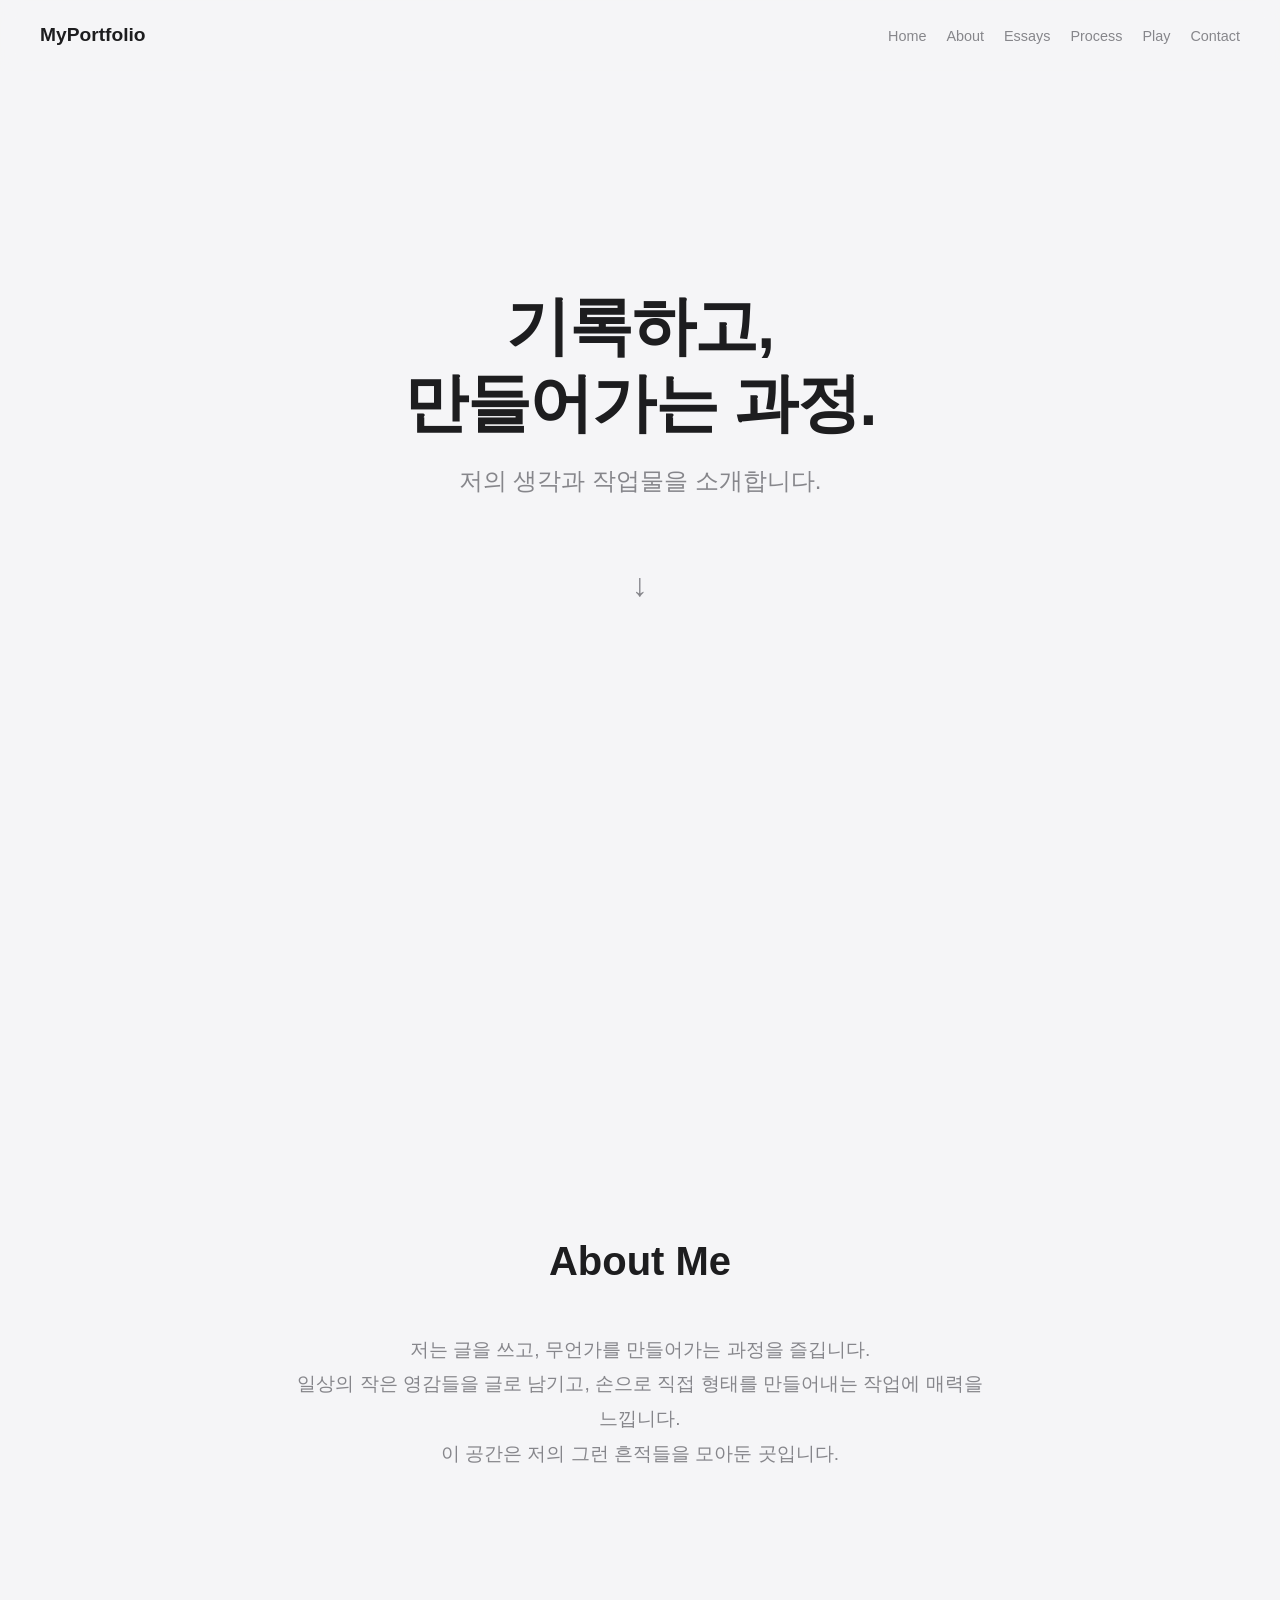
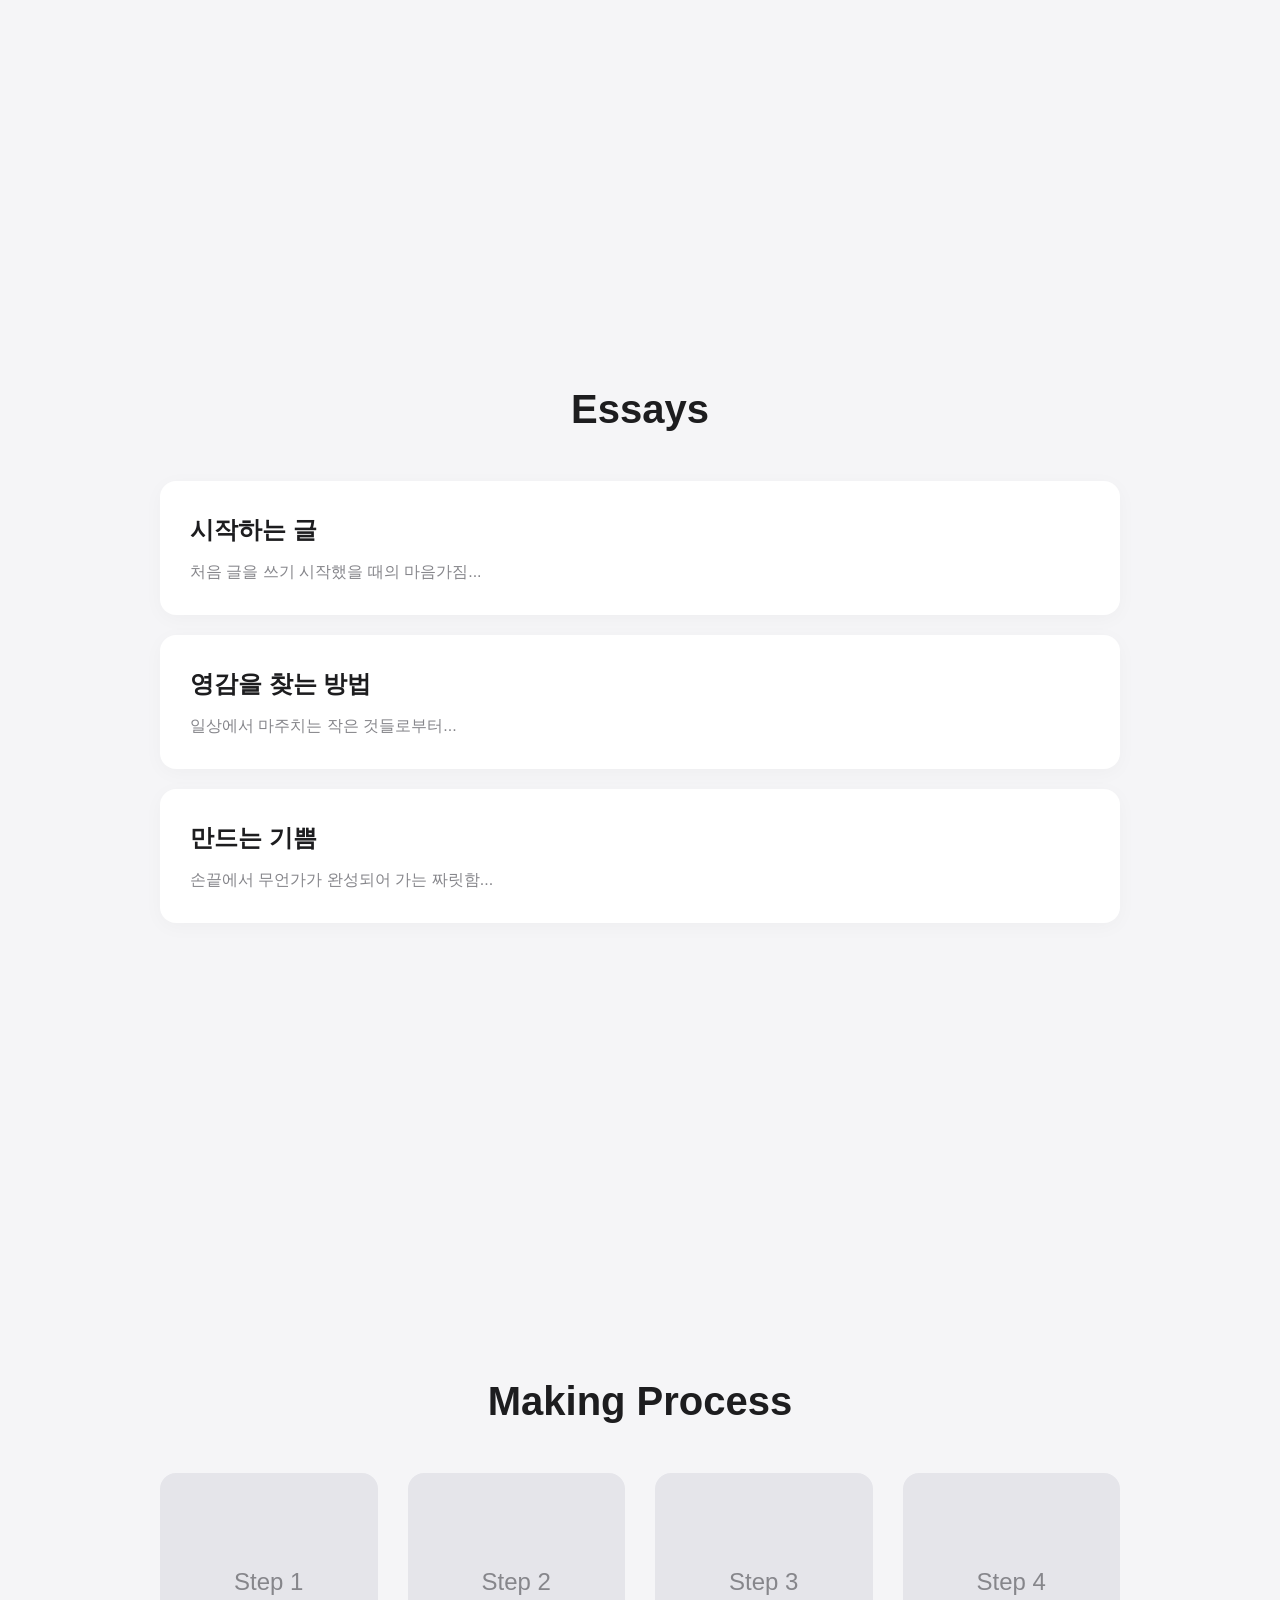
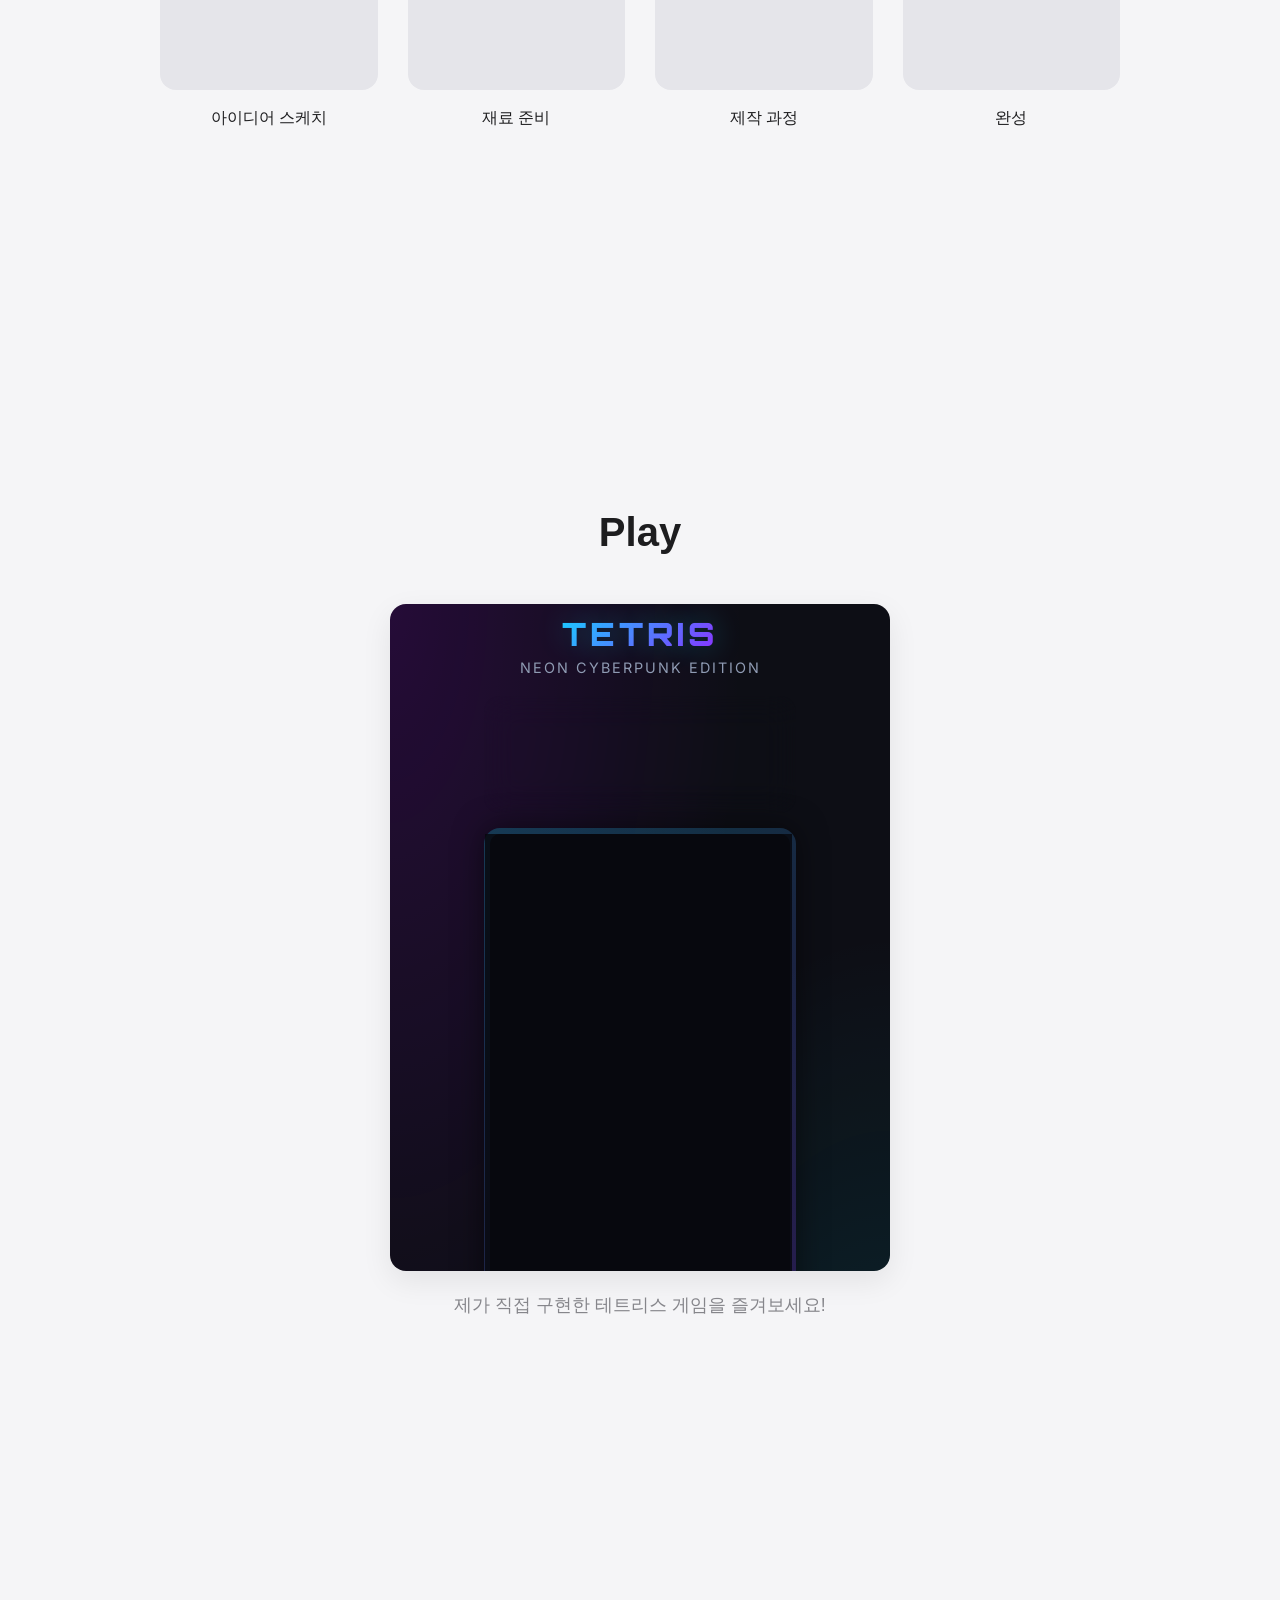
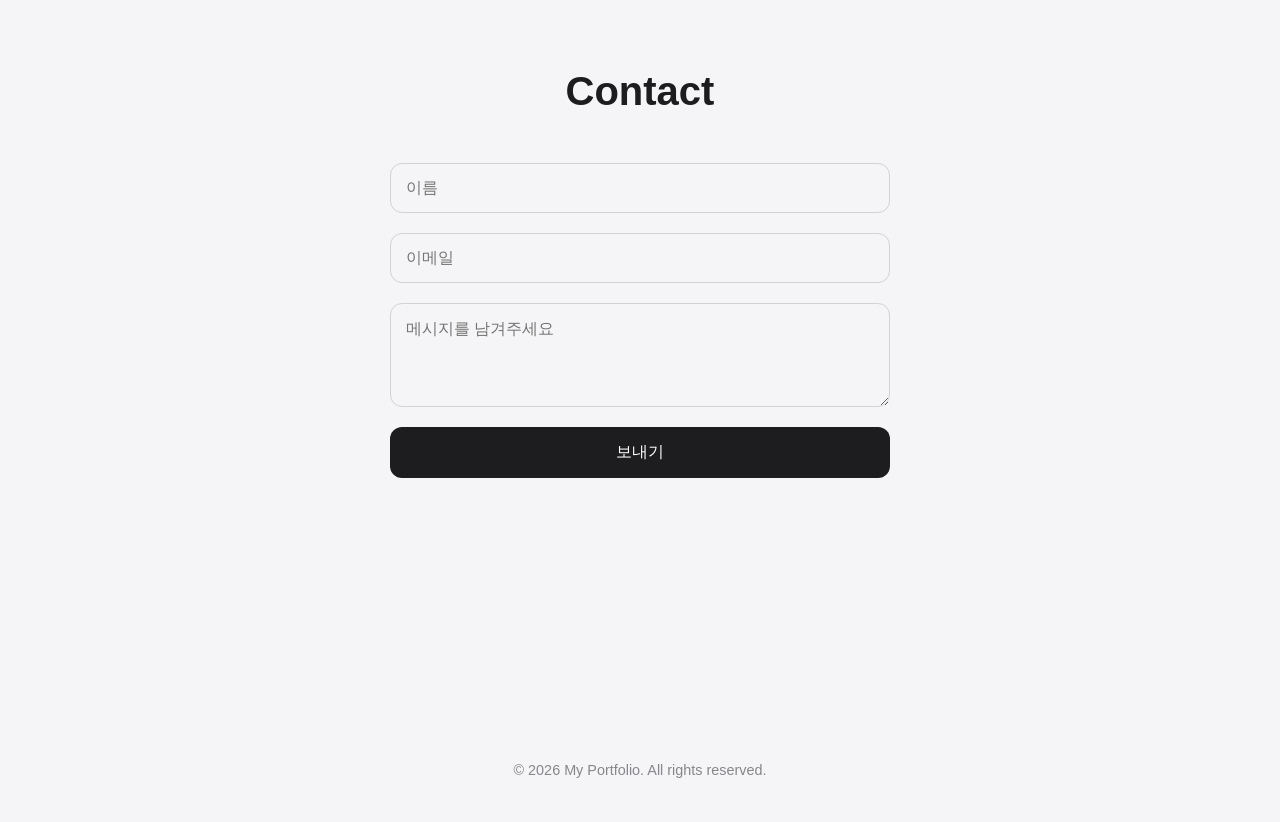
<file: index.html>
<!DOCTYPE html>
<html lang="ko">
<head>
    <meta charset="UTF-8">
    <meta name="viewport" content="width=device-width, initial-scale=1.0">
    <title>My Portfolio</title>
    <link rel="stylesheet" href="styles.css">
</head>
<body>
    <nav class="navbar">
        <div class="logo">MyPortfolio</div>
        <ul class="nav-links">
            <li><a href="#home">Home</a></li>
            <li><a href="#about">About</a></li>
            <li><a href="#essays">Essays</a></li>
            <li><a href="#process">Process</a></li>
            <li><a href="#play">Play</a></li>
            <li><a href="#contact">Contact</a></li>
        </ul>
    </nav>

    <main>
        <section id="home" class="hero fade-in">
            <h1>기록하고,<br>만들어가는 과정.</h1>
            <p>저의 생각과 작업물을 소개합니다.</p>
            <div class="scroll-down">↓</div>
        </section>

        <section id="about" class="fade-in">
            <h2>About Me</h2>
            <div class="about-content">
                <p>저는 글을 쓰고, 무언가를 만들어가는 과정을 즐깁니다.<br>
                일상의 작은 영감들을 글로 남기고, 손으로 직접 형태를 만들어내는 작업에 매력을 느낍니다.<br>
                이 공간은 저의 그런 흔적들을 모아둔 곳입니다.</p>
            </div>
        </section>

        <section id="essays" class="fade-in">
            <h2>Essays</h2>
            <div class="essay-list">
                <article class="essay-card">
                    <h3>시작하는 글</h3>
                    <p>처음 글을 쓰기 시작했을 때의 마음가짐...</p>
                </article>
                <article class="essay-card">
                    <h3>영감을 찾는 방법</h3>
                    <p>일상에서 마주치는 작은 것들로부터...</p>
                </article>
                <article class="essay-card">
                    <h3>만드는 기쁨</h3>
                    <p>손끝에서 무언가가 완성되어 가는 짜릿함...</p>
                </article>
            </div>
        </section>

        <section id="process" class="fade-in">
            <h2>Making Process</h2>
            <div class="process-grid">
                <div class="process-item">
                    <div class="image-placeholder">Step 1</div>
                    <p>아이디어 스케치</p>
                </div>
                <div class="process-item">
                    <div class="image-placeholder">Step 2</div>
                    <p>재료 준비</p>
                </div>
                <div class="process-item">
                    <div class="image-placeholder">Step 3</div>
                    <p>제작 과정</p>
                </div>
                <div class="process-item">
                    <div class="image-placeholder">Step 4</div>
                    <p>완성</p>
                </div>
            </div>
        </section>

        <section id="play" class="fade-in">
            <h2>Play</h2>
            <div class="game-container">
                <iframe src="tetris/index.html" title="Tetris Game"></iframe>
            </div>
            <p class="game-desc">제가 직접 구현한 테트리스 게임을 즐겨보세요!</p>
        </section>

        <section id="contact" class="fade-in">
            <h2>Contact</h2>
            <form class="contact-form">
                <input type="text" placeholder="이름" required>
                <input type="email" placeholder="이메일" required>
                <textarea placeholder="메시지를 남겨주세요" rows="4" required></textarea>
                <button type="submit">보내기</button>
            </form>
        </section>
    </main>

    <footer>
        <p>&copy; 2026 My Portfolio. All rights reserved.</p>
    </footer>

    <script src="script.js"></script>
</body>
</html>
</file>
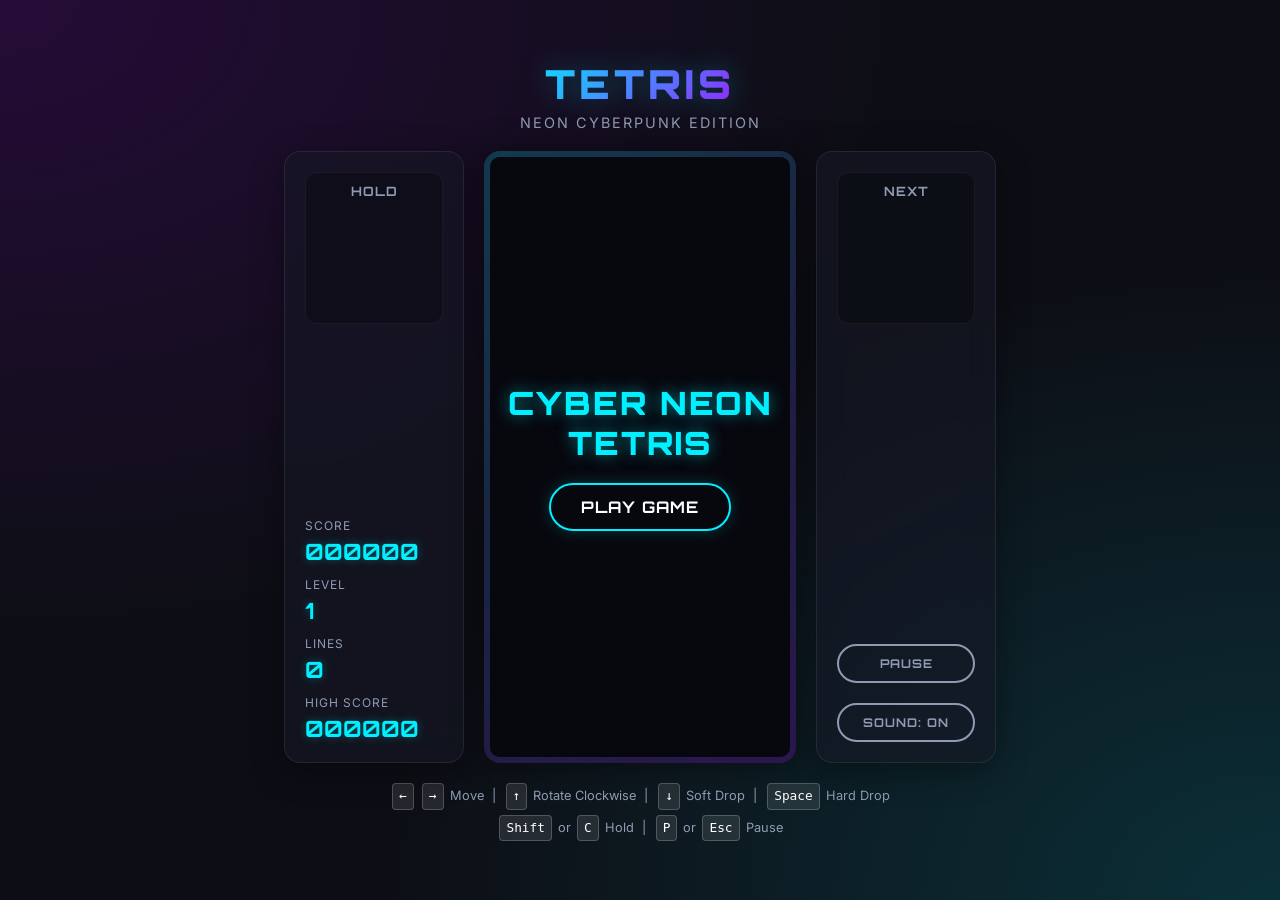
<file: tetris/index.html>
<!DOCTYPE html>
<html lang="ko">
<head>
  <meta charset="UTF-8">
  <meta name="viewport" content="width=device-width, initial-scale=1.0">
  <title>Cyber Neon Tetris</title>
  <link rel="stylesheet" href="style.css">
</head>
<body>

  <header>
    <h1>TETRIS</h1>
    <div class="subtitle">Neon Cyberpunk Edition</div>
  </header>

  <div class="game-container">
    
    <!-- LEFT PANEL: HOLD & STATS -->
    <div class="panel side-panel">
      <div class="preview-box">
        <h3>HOLD</h3>
        <canvas id="hold-canvas" class="preview-canvas" width="100" height="100"></canvas>
      </div>
      
      <div class="stats-box">
        <div class="stat-item">
          <span class="stat-label">Score</span>
          <span id="score-val" class="stat-value">000000</span>
        </div>
        <div class="stat-item">
          <span class="stat-label">Level</span>
          <span id="level-val" class="stat-value">1</span>
        </div>
        <div class="stat-item">
          <span class="stat-label">Lines</span>
          <span id="lines-val" class="stat-value">0</span>
        </div>
        <div class="stat-item">
          <span class="stat-label">High Score</span>
          <span id="highscore-val" class="stat-value">000000</span>
        </div>
      </div>
    </div>

    <!-- MAIN BOARD PANEL -->
    <div class="main-board-wrapper">
      <canvas id="game-board" width="300" height="600"></canvas>
      
      <!-- START OVERLAY -->
      <div id="start-overlay" class="overlay">
        <h2>CYBER NEON<br>TETRIS</h2>
        <button id="start-btn" class="btn btn-cyan">PLAY GAME</button>
      </div>

      <!-- GAME OVER OVERLAY -->
      <div id="gameover-overlay" class="overlay hidden">
        <h2>GAME OVER</h2>
        <div class="stat-item" style="text-align: center;">
          <span class="stat-label">Final Score</span>
          <span id="final-score" class="stat-value" style="color: var(--neon-red); text-shadow: 0 0 10px rgba(255,0,85,0.4)">0</span>
        </div>
        <button id="restart-btn" class="btn btn-red">PLAY AGAIN</button>
      </div>
    </div>

    <!-- RIGHT PANEL: NEXT & CONTROLS -->
    <div class="panel side-panel">
      <div class="preview-box">
        <h3>NEXT</h3>
        <canvas id="next-canvas" class="preview-canvas" width="100" height="100"></canvas>
      </div>
      
      <div style="display: flex; flex-direction: column; gap: 10px; width: 100%;">
        <button id="pause-btn" class="btn btn-secondary" style="width: 100%; font-family: 'Orbitron'; font-size: 0.75rem; padding: 10px 0;">PAUSE</button>
        <button id="sound-btn" class="btn btn-secondary" style="width: 100%; font-family: 'Orbitron'; font-size: 0.75rem; padding: 10px 0;">SOUND: ON</button>
      </div>
    </div>

  </div>

  <!-- KEYBOARD CONTROLS INFO (DESKTOP) -->
  <div class="controls-info">
    <p>
      <span class="key">←</span> <span class="key">→</span> Move &nbsp;|&nbsp; 
      <span class="key">↑</span> Rotate Clockwise &nbsp;|&nbsp; 
      <span class="key">↓</span> Soft Drop &nbsp;|&nbsp; 
      <span class="key">Space</span> Hard Drop
    </p>
    <p style="margin-top: 5px;">
      <span class="key">Shift</span> or <span class="key">C</span> Hold &nbsp;|&nbsp; 
      <span class="key">P</span> or <span class="key">Esc</span> Pause
    </p>
  </div>

  <!-- MOBILE TOUCH CONTROLS -->
  <div class="mobile-controls">
    <button id="touch-left" class="touch-btn">◀</button>
    <button id="touch-rotate" class="touch-btn">▲</button>
    <button id="touch-right" class="touch-btn">▶</button>
    <button id="touch-soft" class="touch-btn">▼</button>
    <button id="touch-hard" class="touch-btn">⚡</button>
    <button id="touch-hold" class="touch-btn touch-btn-wide" style="grid-column: span 5;">HOLD</button>
  </div>

  <script src="game.js"></script>
</body>
</html>
</file>
<file: styles.css>
/* 기본 설정 */
:root {
    --bg-color: #F5F5F7;
    --text-color: #1D1D1F;
    --sub-text-color: #86868B;
    --white: #FFFFFF;
}

* {
    margin: 0;
    padding: 0;
    box-sizing: border-box;
}

body {
    font-family: 'Pretendard', -apple-system, BlinkMacSystemFont, "Segoe UI", Roboto, Helvetica, Arial, sans-serif;
    background-color: var(--bg-color);
    color: var(--text-color);
    line-height: 1.6;
    overflow-x: hidden;
}

a {
    text-decoration: none;
    color: inherit;
}

/* 내비게이션 바 */
.navbar {
    position: fixed;
    top: 0;
    width: 100%;
    display: flex;
    justify-content: space-between;
    align-items: center;
    padding: 20px 40px;
    background: rgba(245, 245, 247, 0.8);
    backdrop-filter: blur(10px);
    z-index: 1000;
}

.logo {
    font-weight: 700;
    font-size: 1.2rem;
}

.nav-links {
    list-style: none;
    display: flex;
    gap: 20px;
}

.nav-links li a {
    font-size: 0.9rem;
    color: var(--sub-text-color);
    transition: color 0.3s ease;
}

.nav-links li a:hover {
    color: var(--text-color);
}

/* 섹션 공통 */
section {
    padding: 100px 20px;
    max-width: 1000px;
    margin: 0 auto;
    min-height: 100vh;
    display: flex;
    flex-direction: column;
    justify-content: center;
}

h2 {
    font-size: 2.5rem;
    margin-bottom: 40px;
    font-weight: 600;
    text-align: center;
}

/* Hero Section */
.hero {
    text-align: center;
    align-items: center;
}

.hero h1 {
    font-size: 4rem;
    font-weight: 700;
    margin-bottom: 20px;
    letter-spacing: -0.02em;
    line-height: 1.2;
}

.hero p {
    font-size: 1.5rem;
    color: var(--sub-text-color);
    margin-bottom: 60px;
}

.scroll-down {
    font-size: 2rem;
    color: var(--sub-text-color);
    animation: bounce 2s infinite;
}

@keyframes bounce {
    0%, 20%, 50%, 80%, 100% { transform: translateY(0); }
    40% { transform: translateY(-15px); }
    60% { transform: translateY(-7px); }
}

/* About Section */
.about-content {
    text-align: center;
    font-size: 1.2rem;
    color: var(--sub-text-color);
    max-width: 700px;
    margin: 0 auto;
    line-height: 1.8;
}

/* Essays Section */
.essay-list {
    display: flex;
    flex-direction: column;
    gap: 20px;
}

.essay-card {
    background: var(--white);
    padding: 30px;
    border-radius: 16px;
    box-shadow: 0 4px 20px rgba(0,0,0,0.03);
    transition: transform 0.3s ease, box-shadow 0.3s ease;
    cursor: pointer;
}

.essay-card:hover {
    transform: translateY(-5px);
    box-shadow: 0 10px 30px rgba(0,0,0,0.08);
}

.essay-card h3 {
    font-size: 1.5rem;
    margin-bottom: 10px;
}

.essay-card p {
    color: var(--sub-text-color);
}

/* Making Process Section */
.process-grid {
    display: grid;
    grid-template-columns: repeat(auto-fit, minmax(200px, 1fr));
    gap: 30px;
}

.process-item {
    text-align: center;
}

.image-placeholder {
    width: 100%;
    aspect-ratio: 1;
    background: #E5E5EA;
    border-radius: 16px;
    display: flex;
    align-items: center;
    justify-content: center;
    font-size: 1.5rem;
    color: var(--sub-text-color);
    margin-bottom: 15px;
    transition: transform 0.3s ease;
}

.process-item:hover .image-placeholder {
    transform: scale(1.05);
}

/* Game Section */
.game-container {
    width: 100%;
    max-width: 500px;
    margin: 0 auto;
    border-radius: 16px;
    overflow: hidden;
    box-shadow: 0 10px 30px rgba(0,0,0,0.08);
    background: var(--white);
    aspect-ratio: 3 / 4;
    min-height: 600px;
}

.game-container iframe {
    width: 100%;
    height: 100%;
    border: none;
    display: block;
}

.game-desc {
    text-align: center;
    margin-top: 20px;
    color: var(--sub-text-color);
    font-size: 1.1rem;
}

/* Contact Section */
.contact-form {
    display: flex;
    flex-direction: column;
    gap: 20px;
    max-width: 500px;
    margin: 0 auto;
    width: 100%;
}

.contact-form input,
.contact-form textarea {
    width: 100%;
    padding: 15px;
    border: 1px solid #D1D1D6;
    border-radius: 12px;
    background: transparent;
    font-size: 1rem;
    font-family: inherit;
    transition: border-color 0.3s ease;
}

.contact-form input:focus,
.contact-form textarea:focus {
    outline: none;
    border-color: var(--text-color);
}

.contact-form button {
    padding: 15px;
    background: var(--text-color);
    color: var(--white);
    border: none;
    border-radius: 12px;
    font-size: 1rem;
    cursor: pointer;
    transition: background 0.3s ease;
}

.contact-form button:hover {
    background: #000000;
}

/* Footer */
footer {
    text-align: center;
    padding: 40px 20px;
    color: var(--sub-text-color);
    font-size: 0.9rem;
}

/* Scroll Animation Classes */
.fade-in {
    opacity: 0;
    transform: translateY(30px);
    transition: opacity 1s ease-out, transform 1s ease-out;
}

.fade-in.visible {
    opacity: 1;
    transform: translateY(0);
}

/* 미디어 쿼리 */
@media (max-width: 768px) {
    .hero h1 { font-size: 2.5rem; }
    .hero p { font-size: 1.2rem; }
    h2 { font-size: 2rem; }
}
</file>
<file: tetris/style.css>
@import url('https://fonts.googleapis.com/css2?family=Inter:wght@300;400;600;800&family=Orbitron:wght@400;700;900&display=swap');

:root {
  --bg-color: #0d0e15;
  --panel-bg: rgba(22, 24, 37, 0.6);
  --panel-border: rgba(255, 255, 255, 0.08);
  --text-primary: #ffffff;
  --text-secondary: #8f9bb3;
  
  /* Neon Colors */
  --neon-cyan: #00f0ff;
  --neon-blue: #0047ff;
  --neon-orange: #ff7a00;
  --neon-yellow: #ffdd00;
  --neon-green: #00ff66;
  --neon-purple: #b000ff;
  --neon-red: #ff0055;
}

* {
  box-sizing: border-box;
  margin: 0;
  padding: 0;
  user-select: none;
}

body {
  background-color: var(--bg-color);
  background-image: 
    radial-gradient(at 0% 0%, rgba(176, 0, 255, 0.15) 0px, transparent 50%),
    radial-gradient(at 100% 100%, rgba(0, 240, 255, 0.15) 0px, transparent 50%);
  color: var(--text-primary);
  font-family: 'Inter', sans-serif;
  min-height: 100vh;
  display: flex;
  flex-direction: column;
  align-items: center;
  justify-content: center;
  overflow-x: hidden;
  padding: 20px;
}

header {
  margin-bottom: 20px;
  text-align: center;
}

h1 {
  font-family: 'Orbitron', sans-serif;
  font-size: 2.5rem;
  font-weight: 900;
  letter-spacing: 4px;
  background: linear-gradient(135deg, var(--neon-cyan), var(--neon-purple));
  -webkit-background-clip: text;
  -webkit-text-fill-color: transparent;
  text-shadow: 0 0 30px rgba(0, 240, 255, 0.3);
  margin-bottom: 5px;
}

.subtitle {
  font-size: 0.9rem;
  color: var(--text-secondary);
  letter-spacing: 2px;
  text-transform: uppercase;
}

.game-container {
  display: flex;
  flex-direction: row;
  gap: 20px;
  align-items: stretch;
  max-width: 100%;
}

.panel {
  background: var(--panel-bg);
  backdrop-filter: blur(16px);
  -webkit-backdrop-filter: blur(16px);
  border: 1px solid var(--panel-border);
  border-radius: 16px;
  padding: 20px;
  box-shadow: 0 8px 32px 0 rgba(0, 0, 0, 0.37);
  display: flex;
  flex-direction: column;
  justify-content: space-between;
}

.side-panel {
  width: 180px;
  gap: 15px;
}

.preview-box {
  background: rgba(0, 0, 0, 0.25);
  border: 1px solid rgba(255, 255, 255, 0.05);
  border-radius: 12px;
  padding: 10px;
  text-align: center;
}

.preview-box h3 {
  font-family: 'Orbitron', sans-serif;
  font-size: 0.8rem;
  color: var(--text-secondary);
  margin-bottom: 10px;
  letter-spacing: 1px;
}

.preview-canvas {
  width: 100px;
  height: 100px;
  background: transparent;
}

.stats-box {
  display: flex;
  flex-direction: column;
  gap: 12px;
}

.stat-item {
  display: flex;
  flex-direction: column;
  gap: 4px;
}

.stat-label {
  font-size: 0.75rem;
  color: var(--text-secondary);
  text-transform: uppercase;
  letter-spacing: 1px;
}

.stat-value {
  font-family: 'Orbitron', sans-serif;
  font-size: 1.4rem;
  font-weight: 700;
  color: var(--neon-cyan);
  text-shadow: 0 0 10px rgba(0, 240, 255, 0.3);
}

.main-board-wrapper {
  position: relative;
  border-radius: 16px;
  padding: 6px;
  background: linear-gradient(135deg, rgba(0, 240, 255, 0.2), rgba(176, 0, 255, 0.2));
  box-shadow: 0 0 30px rgba(0, 0, 0, 0.5);
}

#game-board {
  display: block;
  background: #08090f;
  border-radius: 10px;
  width: 300px;
  height: 600px;
}

/* Overlays */
.overlay {
  position: absolute;
  top: 6px;
  left: 6px;
  width: calc(100% - 12px);
  height: calc(100% - 12px);
  border-radius: 10px;
  background: rgba(8, 9, 15, 0.85);
  backdrop-filter: blur(8px);
  display: flex;
  flex-direction: column;
  align-items: center;
  justify-content: center;
  gap: 20px;
  z-index: 10;
  opacity: 1;
  transition: opacity 0.3s ease;
}

.overlay.hidden {
  opacity: 0;
  pointer-events: none;
}

.overlay h2 {
  font-family: 'Orbitron', sans-serif;
  font-size: 2rem;
  font-weight: 900;
  letter-spacing: 2px;
  text-align: center;
}

#start-overlay h2 {
  color: var(--neon-cyan);
  text-shadow: 0 0 15px rgba(0, 240, 255, 0.5);
}

#gameover-overlay h2 {
  color: var(--neon-red);
  text-shadow: 0 0 15px rgba(255, 0, 85, 0.5);
}

.btn {
  font-family: 'Orbitron', sans-serif;
  font-weight: 700;
  font-size: 1rem;
  letter-spacing: 1px;
  padding: 12px 30px;
  background: transparent;
  color: #fff;
  border: 2px solid;
  border-radius: 30px;
  cursor: pointer;
  transition: all 0.2s ease;
}

.btn-cyan {
  border-color: var(--neon-cyan);
  box-shadow: 0 0 15px rgba(0, 240, 255, 0.2);
}

.btn-cyan:hover {
  background: var(--neon-cyan);
  color: #000;
  box-shadow: 0 0 25px rgba(0, 240, 255, 0.6);
}

.btn-red {
  border-color: var(--neon-red);
  box-shadow: 0 0 15px rgba(255, 0, 85, 0.2);
}

.btn-red:hover {
  background: var(--neon-red);
  color: #fff;
  box-shadow: 0 0 25px rgba(255, 0, 85, 0.6);
}

.btn-secondary {
  border-color: var(--text-secondary);
  color: var(--text-secondary);
  font-size: 0.8rem;
  padding: 8px 16px;
  margin-top: 10px;
}

.btn-secondary:hover {
  background: rgba(255, 255, 255, 0.1);
  color: #fff;
}

/* Controls info & mobile layout */
.controls-info {
  margin-top: 20px;
  font-size: 0.8rem;
  color: var(--text-secondary);
  text-align: center;
  max-width: 500px;
  line-height: 1.6;
}

.key {
  display: inline-block;
  background: rgba(255, 255, 255, 0.1);
  border: 1px solid rgba(255, 255, 255, 0.2);
  border-radius: 4px;
  padding: 2px 6px;
  margin: 0 2px;
  font-family: monospace;
  color: #fff;
}

/* Mobile Controls */
.mobile-controls {
  display: none;
  grid-template-columns: repeat(5, 1fr);
  gap: 10px;
  width: 100%;
  max-width: 500px;
  margin-top: 20px;
}

.touch-btn {
  background: var(--panel-bg);
  border: 1px solid var(--panel-border);
  border-radius: 12px;
  color: #fff;
  height: 50px;
  display: flex;
  align-items: center;
  justify-content: center;
  font-size: 1.2rem;
  cursor: pointer;
  box-shadow: 0 4px 10px rgba(0, 0, 0, 0.2);
  transition: active 0.1s;
}

.touch-btn:active {
  background: rgba(255, 255, 255, 0.15);
  transform: scale(0.95);
}

.touch-btn-wide {
  grid-column: span 2;
}

/* Responsive adjustments */
@media (max-width: 768px) {
  body {
    padding: 10px;
  }
  
  h1 {
    font-size: 2rem;
  }
  
  .game-container {
    flex-direction: column;
    align-items: center;
    gap: 15px;
  }
  
  .side-panel {
    flex-direction: row;
    width: 312px;
    height: auto;
    padding: 10px 15px;
    justify-content: space-between;
  }

  .preview-box {
    padding: 5px;
  }

  .preview-box h3 {
    margin-bottom: 5px;
    font-size: 0.7rem;
  }

  .preview-canvas {
    width: 60px;
    height: 60px;
  }

  .stats-box {
    flex-direction: row;
    gap: 15px;
  }

  .stat-value {
    font-size: 1.1rem;
  }

  #game-board {
    width: 300px;
    height: 600px;
  }
  
  .mobile-controls {
    display: grid;
  }
  
  .controls-info {
    display: none;
  }
}

@media (max-height: 800px) and (min-width: 769px) {
  /* Scale down slightly on shorter desktop screens to prevent vertical overflow */
  #game-board {
    width: 250px;
    height: 500px;
  }
  .side-panel {
    width: 150px;
  }
  .preview-canvas {
    width: 80px;
    height: 80px;
  }
}
</file>
